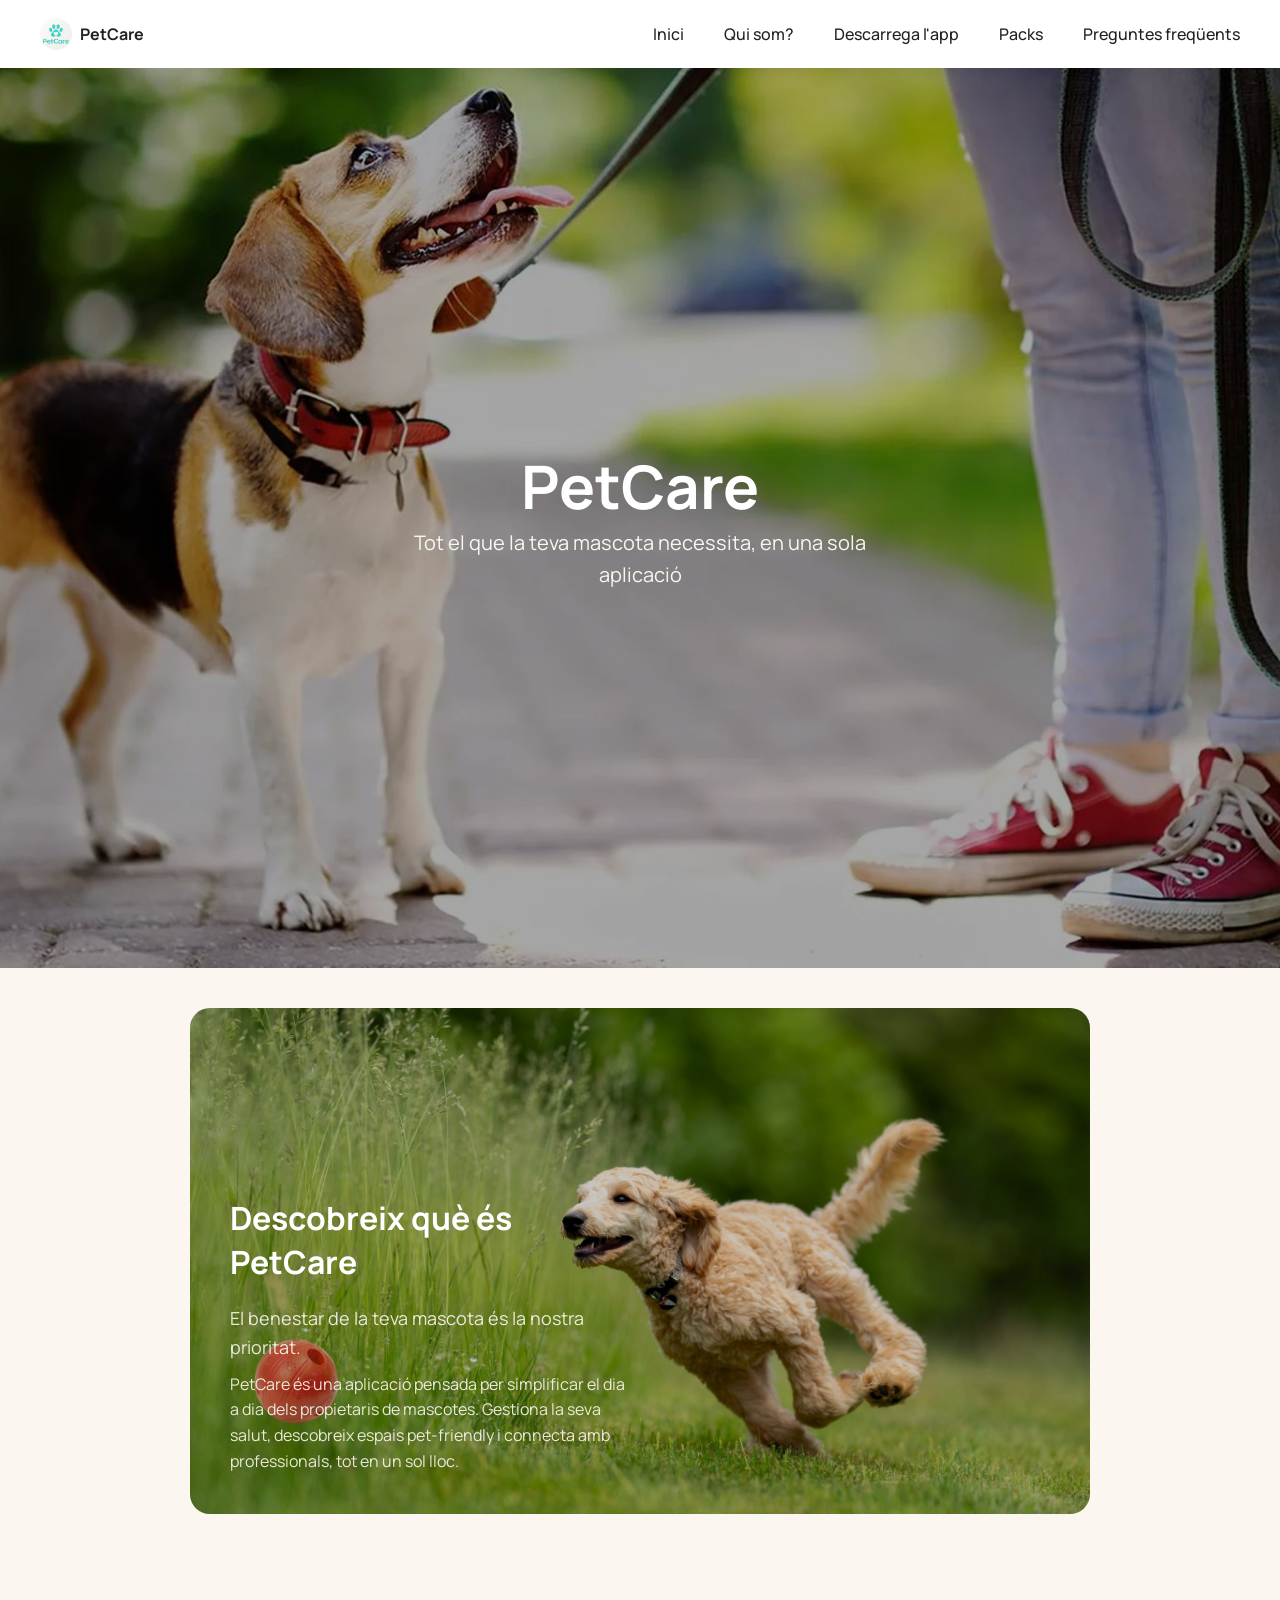
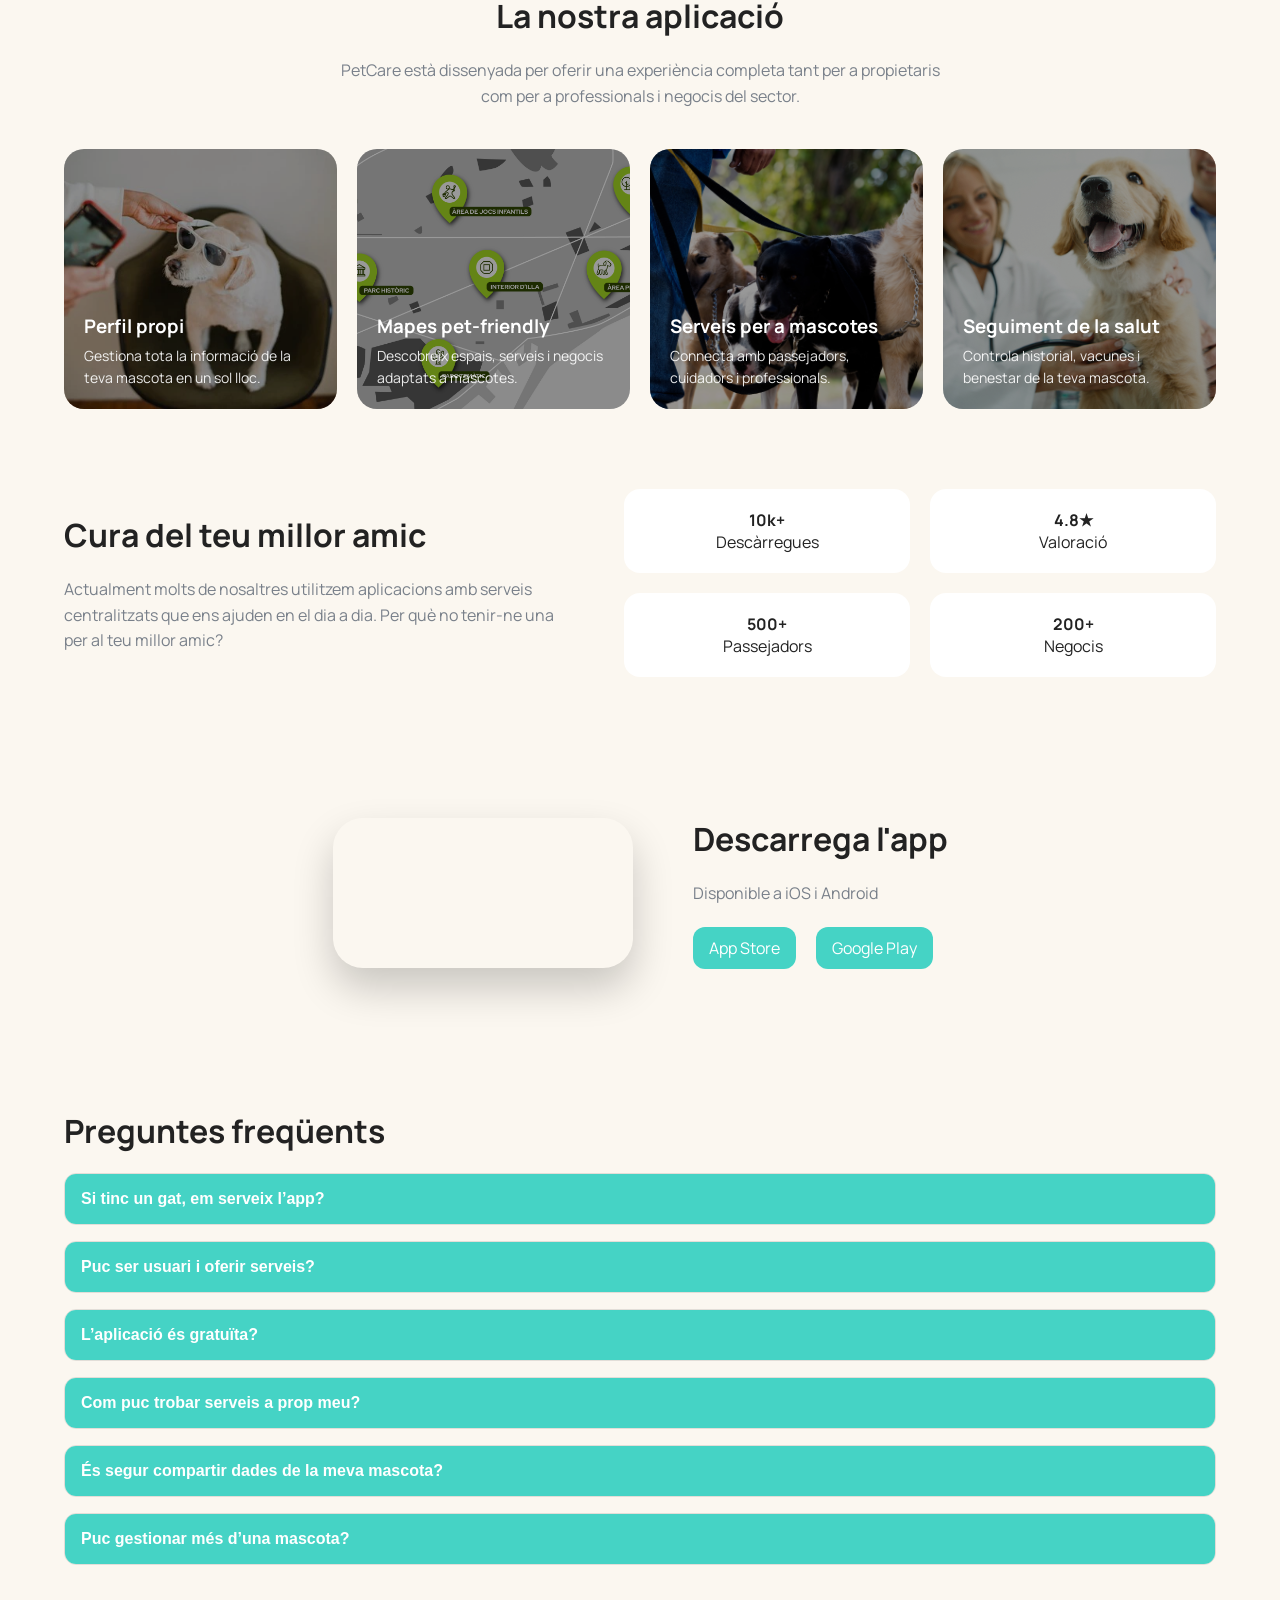
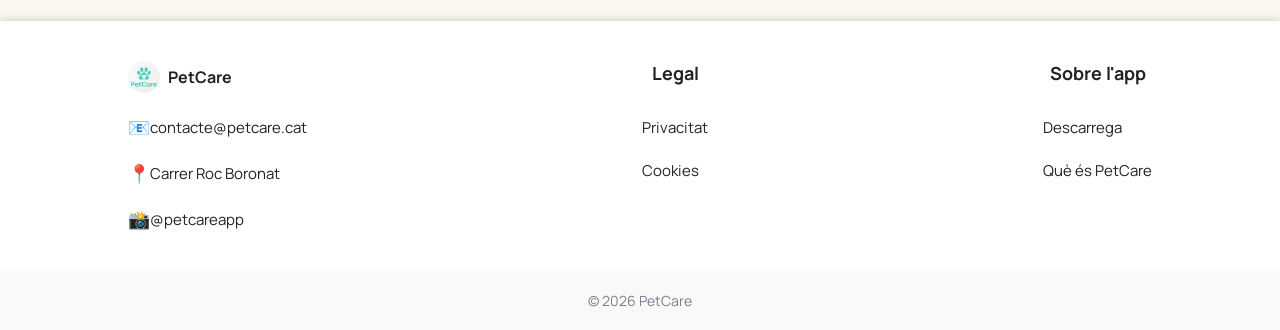
<file: index.html>
<!DOCTYPE html>
<html lang="ca">

<head>
  <meta charset="UTF-8" />
  <meta name="viewport" content="width=device-width, initial-scale=1.0" />
  <title>PetCare</title>

  <link href="https://fonts.googleapis.com/css2?family=Manrope:wght@400;500;600;700&display=swap" rel="stylesheet">

  <style>
    /* =========================
       VARIABLES GLOBALES
    ========================= */
    :root {
      --primary: #45d3c5;
      --background: #fbf7f0;
      --accent: #79808a;
      --active: #2f9c97;
    }

    /* =========================
       RESET & BASE
    ========================= */
    * {
      margin: 0;
      padding: 0;
      box-sizing: border-box;
    }

    body {
      font-family: 'Manrope', sans-serif;
      background: var(--background);
      color: #222;
    }

    h1 {
      font-size: 48px;
    }

    h2 {
      font-size: 32px;
      margin-bottom: 20px;
    }

    p {
      color: var(--accent);
      line-height: 1.6;
    }

    /* =========================
       HEADER
    ========================= */
    header {
      display: flex;
      justify-content: space-between;
      align-items: center;
      padding: 18px 40px;
      background: white;
      position: sticky;
      top: 0;
      z-index: 100;
      box-shadow: 0 4px 12px rgba(0, 0, 0, 0.06);
    }

    .logo {
      display: flex;
      align-items: center;
      gap: 8px;
      font-weight: 700;
    }

    .logo img {
      width: 32px;
      border-radius: 50%;
    }

    nav a {
      margin-left: 20px;
      text-decoration: none;
      color: #222;
      font-weight: 500;
    }

    nav a:hover {
      color: var(--primary);
    }

    .btn {
      background: var(--primary);
      color: white;
      padding: 10px 16px;
      border-radius: 12px;
      cursor: pointer;
    }

    /* BOTÓN HAMBURGUESA */
    .menu-toggle {
      display: none;
      /* oculto en escritorio */
      background: var(--primary);
      color: white;
      border: none;
      padding: 10px 14px;
      border-radius: 8px;
      font-size: 24px;
      cursor: pointer;
    }

    /* navegación */
    .nav-links {
      display: flex;
      gap: 20px;
    }

    /* =========================
       SECCIONES GENERALES
    ========================= */
    section {
      padding: 40px 5%;
      margin: auto;
    }

    .flex {
      display: flex;
      align-items: center;
      gap: 40px;
      flex-wrap: wrap;
    }

    .flex img {
      max-width: 450px;
      border-radius: 20px;
    }

    /* =========================
       HERO
    ========================= */
    .hero {
      height: 100vh;
      background-image: url('assets/hero-pets.webp');
      background-size: cover;
      background-position: center;
      position: relative;
    }

    .hero::before {
      content: "";
      position: absolute;
      inset: 0;
      background: rgba(0, 0, 0, 0.35);
    }

    .hero-content {
      position: relative;
      z-index: 2;
      height: 100%;
      display: flex;
      flex-direction: column;
      justify-content: center;
      align-items: center;
      color: white;
      text-align: center;
    }

    .hero h1 {
      font-size: 60px;
    }

    .hero p {
      font-size: 20px;
      max-width: 500px;
      color: var(--background);
    }

    /* =========================
       SECCIÓN QUÈ ÉS / ABOUT
    ========================= */
    .about-image {
      position: relative;
      max-width: 900px;
      margin: auto;
      aspect-ratio: 16/9;
      background-image: url("assets/pets2.jpg");
      background-size: cover;
      background-position: center;
      border-radius: 20px;
    }

    .about-image::before {
      content: "";
      position: absolute;
      inset: 0;
      border-radius: 20px;
      background: rgba(0, 0, 0, 0.2);
    }

    .overlay-text {
      position: absolute;
      bottom: 40px;
      left: 40px;
      color: white;
      max-width: 400px;
      z-index: 2;
    }

    .subtitle {
      font-size: 18px;
      margin-bottom: 10px;
      opacity: 0.9;
      color: var(--background);
    }

    .about-text {
      opacity: 0.9;
      color: var(--background);
    }

    .about-image-mobile {
      display: none;
    }

    /* =========================
       CARDS / APP
    ========================= */
    .grid {
      display: grid;
      grid-template-columns: repeat(auto-fit, minmax(250px, 1fr));
      gap: 20px;
      margin-top: 40px;
    }

    .card {
      height: 260px;
      border-radius: 20px;
      overflow: hidden;
      position: relative;
      background-size: cover;
      background-position: center;
      display: flex;
      align-items: flex-end;
    }

    .card::before {
      content: "";
      position: absolute;
      inset: 0;
      background: rgba(0, 0, 0, 0.4);
    }

    .card-content {
      position: relative;
      color: white;
      padding: 20px;
      z-index: 2;
    }

    .card-content h3 {
      margin-bottom: 6px;
    }

    .card-content p {
      color: rgba(255, 255, 255, 0.9);
      font-size: 14px;
    }

    /* =========================
       DIA A DIA / METRICS
    ========================= */
    .day {
      display: flex;
      justify-content: space-between;
      align-items: center;
      gap: 60px;
      flex-wrap: wrap;
    }

    .day-text {
      flex: 1;
      max-width: 500px;
    }

    .metrics {
      flex: 1;
      display: grid;
      grid-template-columns: repeat(2, 1fr);
      gap: 20px;
    }

    .metric {
      background: white;
      padding: 20px;
      border-radius: 16px;
      text-align: center;
    }

    /* =========================
       DESCÀRREGA / DOWNLOAD
    ========================= */
    .download-section {
      padding: 100px 40px;
    }

    .download-content {
      display: flex;
      align-items: center;
      justify-content: center;
      gap: 60px;
      flex-wrap: wrap;
    }

    .mockup-video {
      max-height: 80vh;
      width: auto;
      max-width: 100%;
      border-radius: 30px;
      box-shadow: 0 20px 40px rgba(0, 0, 0, 0.2);
    }

    .download-text {
      max-width: 400px;
      text-align: left;
    }

    .store-buttons {
      display: flex;
      gap: 20px;
      margin-top: 20px;
    }

    /* =========================
       FAQ
    ========================= */
    .faq-item {
      margin-bottom: 16px;
      border-radius: 12px;
      overflow: hidden;
      border: 1px solid rgba(0, 0, 0, 0.1);
    }

    .faq-question {
      width: 100%;
      text-align: left;
      background: var(--primary);
      color: white;
      padding: 16px;
      font-size: 16px;
      font-weight: 600;
      border: none;
      cursor: pointer;
      outline: none;
      transition: background 0.3s;
    }

    .faq-question:hover {
      background: var(--active);
    }

    .faq-answer {
      max-height: 0;
      overflow: hidden;
      background: white;
      padding: 0 16px;
      transition: max-height 0.3s ease, padding 0.3s ease;
      color: #222;
      font-size: 15px;
      line-height: 1.5;
    }

    .faq-answer.open {
      padding: 16px;
      max-height: 300px;
    }

    /* =========================
       FOOTER
    ========================= */
    footer {
      background: white;
      padding: 40px 10%;
      display: flex;
      justify-content: space-between;
      /* gap: 20%; */
      flex-wrap: wrap;
      text-align: center;
      box-shadow: 0 4px 12px rgba(0, 0, 0, 0.4);
    }

    .footer-column {
      display: flex;
      flex-direction: column;
    }

    .footer-column strong {
      margin-bottom: 10px;
      font-size: 18px;
    }

    .footer-item {
        display: flex;
        align-items: center;
        color: #222;
        font-size: 15px;
        justify-content: flex-start;
    }

    .footer-item .icon {
      color: var(--primary);
      font-size: 18px;
    }

    .copyright {
      text-align: center;
      padding: 20px;
      color: var(--accent);
      background: #f9f9f9;
      font-size: 14px;
    }

    /* =========================
       RESPONSIVE / ADAPTACIONES MÓVIL
    ========================= */
    @media (max-width: 1024px) {
      .day {
        flex-direction: column;
        gap: 40px;
      }

      .download-content {
        flex-direction: column;
        text-align: center;
      }

      .download-text {
        text-align: center;
      }

      .store-buttons {
        justify-content: center;
        flex-wrap: wrap;
      }

      .overlay-text {
        max-width: unset;
        text-align: center;
      }
    }

    @media (max-width: 768px) {
      header {
        flex-direction: row;
        justify-content: space-between;
        align-items: center;
        padding: 12px 20px;
      }

      /* mostramos botón hamburguesa */
      .menu-toggle {
        display: block;
      }

      /* ocultamos links por defecto */
      .nav-links {
        position: absolute;
        top: 60px;
        /* debajo del header */
        right: 20px;
        background: white;
        flex-direction: column;
        gap: 0;
        border-radius: 12px;
        overflow: hidden;
        display: none;
        /* oculto inicialmente */
        box-shadow: 0 8px 20px rgba(0, 0, 0, 0.2);
        width: 200px;
      }

      .nav-links a {
        padding: 12px 20px;
        border-bottom: 1px solid rgba(0, 0, 0, 0.1);
      }

      .nav-links a:last-child {
        border-bottom: none;
      }

      /* mostrar links al activar */
      .nav-links.active {
        display: flex;
      }

      nav a {
        margin-left: 12px;
        margin-right: 12px;
      }

      .about-image {
        display: none;
      }

      .about-image-mobile {
        display: flex;
        flex-direction: column;
        flex-wrap: nowrap;
        align-content: center;
        align-items: center;
        max-width: 95%;
        margin: auto;
        text-align: center;
      }

      .about-image-mobile-image {
        position: relative;
        margin: auto;
        aspect-ratio: 16/9;
        background-image: url("assets/pets2.jpg");
        background-size: cover;
        background-position: center;
        border-radius: 20px;
        min-width: 95%;
        display: flex;
        justify-content: center;
        align-items: center;
      }

      .about-image-mobile-image::before {
        content: "";
        position: absolute;
        inset: 0;
        border-radius: 20px;
        background: rgba(0, 0, 0, 0.2);
      }

      .overlay-text {
        position: absolute;
        color: white;
        max-width: 80%;
        z-index: 2;
        margin: auto;
        font-size: 11pt;
        bottom: auto;
        left: auto;
        margin: auto;
      }

      .subtitle {
        font-size: 18px;
        margin-bottom: 10px;
        opacity: 0.9;
        color: var(--accent);
      }

      .about-text {
        opacity: 0.9;
        color: var(--background);
      }

      footer {
        flex-direction: column;
        align-items: center;
        text-align: center;
        gap: 40px;
      }

      .footer-column {
        align-items: center;
      }

      .hero h1 {
        font-size: 42px;
      }

      .hero p {
        font-size: 18px;
        max-width: 90%;
      }

      .grid {
        grid-template-columns: 1fr;
      }

      .day-text,
      .metrics {
        max-width: 100%;
      }

      .mockup-video {
        max-height: 60vh;
      }
    }
  </style>
</head>

<body>
  <!-- =========================
       HEADER
  ========================= -->
  <header>
    <div class="logo">
      <img src="assets/logo.png" alt="logo">
      PetCare
    </div>

    <!-- Botón hamburguesa -->
    <button class="menu-toggle" aria-label="Menú">
      ☰
    </button>

    <nav class="nav-links">
      <a href="#inici">Inici</a>
      <a href="#quisom">Qui som?</a>
      <a href="#descarrega">Descarrega l'app</a>
      <a href="packs.html">Packs</a>
      <a href="#faq">Preguntes freqüents</a>
    </nav>
  </header>

  <!-- =========================
       HERO
  ========================= -->
  <section id="inici" class="hero">
    <div class="hero-content">
      <h1>PetCare</h1>
      <p>Tot el que la teva mascota necessita, en una sola aplicació</p>
    </div>
  </section>

  <!-- =========================
       ABOUT / QUÈ ÉS
  ========================= -->
  <section id="quisom" class="about">
    <div class="about-image">
      <div class="overlay-text">
        <h2>Descobreix què és PetCare</h2>
        <p class="subtitle">El benestar de la teva mascota és la nostra prioritat.</p>
        <p class="about-text">PetCare és una aplicació pensada per simplificar el dia a dia dels propietaris de
          mascotes. Gestiona la seva salut, descobreix espais pet-friendly i connecta amb professionals, tot en un sol
          lloc.</p>
      </div>
    </div>
    <div class="about-image-mobile">
      <h2>Descobreix què és PetCare</h2>
      <p class="subtitle">El benestar de la teva mascota és la nostra prioritat.</p>
      <div class="about-image-mobile-image">
        <div class="overlay-text">
          <p class="about-text">PetCare és una aplicació pensada per simplificar el dia a dia dels propietaris de
            mascotes. Gestiona la seva salut, descobreix espais pet-friendly i connecta amb professionals, tot en un sol
            lloc.</p>
        </div>
      </div>
    </div>
  </section>

  <!-- =========================
       APP / CARDS
  ========================= -->
  <section>
    <h2 style="text-align:center;">La nostra aplicació</h2>
    <p style="text-align:center; max-width:600px; margin:auto;">PetCare està dissenyada per oferir una experiència
      completa tant per a propietaris com per a professionals i negocis del sector.</p>
    <div class="grid">
      <div class="card" style="background-image:url('assets/perfil.webp')">
        <div class="card-content">
          <h3>Perfil propi</h3>
          <p>Gestiona tota la informació de la teva mascota en un sol lloc.</p>
        </div>
      </div>
      <div class="card" style="background-image:url('assets/mapa.jpg')">
        <div class="card-content">
          <h3>Mapes pet-friendly</h3>
          <p>Descobreix espais, serveis i negocis adaptats a mascotes.</p>
        </div>
      </div>
      <div class="card" style="background-image:url('assets/serveis.png')">
        <div class="card-content">
          <h3>Serveis per a mascotes</h3>
          <p>Connecta amb passejadors, cuidadors i professionals.</p>
        </div>
      </div>
      <div class="card" style="background-image:url('assets/salut.jpg')">
        <div class="card-content">
          <h3>Seguiment de la salut</h3>
          <p>Controla historial, vacunes i benestar de la teva mascota.</p>
        </div>
      </div>
    </div>
  </section>

  <!-- =========================
       DIA A DIA / METRICS
  ========================= -->
  <section class="day">
    <div class="day-text">
      <h2>Cura del teu millor amic</h2>
      <p>Actualment molts de nosaltres utilitzem aplicacions amb serveis centralitzats que ens ajuden en el dia a dia.
        Per què no tenir-ne una per al teu millor amic?</p>
    </div>
    <div class="metrics">
      <div class="metric"><strong>10k+</strong><br>Descàrregues</div>
      <div class="metric"><strong>4.8★</strong><br>Valoració</div>
      <div class="metric"><strong>500+</strong><br>Passejadors</div>
      <div class="metric"><strong>200+</strong><br>Negocis</div>
    </div>
  </section>

  <!-- =========================
       DESCÀRREGA / DOWNLOAD
  ========================= -->
  <section id="descarrega" class="download-section">
    <div class="download-content">
      <video class="mockup-video" autoplay muted loop playsinline>
        <source src="assets/mockup-video.mp4" type="video/mp4">
      </video>
      <div class="download-text">
        <h2>Descarrega l'app</h2>
        <p>Disponible a iOS i Android</p>
        <div class="store-buttons">
          <div class="btn">App Store</div>
          <div class="btn">Google Play</div>
        </div>
      </div>
    </div>
  </section>

  <!-- =========================
       FAQ
  ========================= -->
  <section id="faq">
    <h2>Preguntes freqüents</h2>

    <div class="faq-item">
      <button class="faq-question">Si tinc un gat, em serveix l’app?</button>
      <div class="faq-answer">
        Actualment no, però estem treballant perquè en un futur proper també sigui compatible.
      </div>
    </div>

    <div class="faq-item">
      <button class="faq-question">Puc ser usuari i oferir serveis?</button>
      <div class="faq-answer">
        Sí! Estem desenvolupant perfils múltiples perquè puguis gaudir de totes les funcionalitats.
      </div>
    </div>

    <div class="faq-item">
      <button class="faq-question">L’aplicació és gratuïta?</button>
      <div class="faq-answer">
        Sí, PetCare és gratuïta per als usuaris. Encara que existeixen paquets de pagament amb avantatges sobre el pla gratuït.
      </div>
    </div>

    <div class="faq-item">
      <button class="faq-question">Com puc trobar serveis a prop meu?</button>
      <div class="faq-answer">
        Mitjançant el mapa integrat podràs localitzar fàcilment passejadors, veterinaris i espais pet-friendly prop de la teva ubicació.
      </div>
    </div>

    <div class="faq-item">
      <button class="faq-question">És segur compartir dades de la meva mascota?</button>
      <div class="faq-answer">
        Sí, protegim totes les dades amb mesures de seguretat i només es comparteixen amb el teu consentiment.
      </div>
    </div>

    <div class="faq-item">
      <button class="faq-question">Puc gestionar més d’una mascota?</button>
      <div class="faq-answer">
        Sí, pots crear i gestionar diversos perfils dins de la mateixa aplicació.
      </div>
    </div>

  </section>

  <!-- =========================
       FOOTER
  ========================= -->
  <footer>
    <div class="footer-column">
      <div class="logo">
        <img src="assets/logo.png" alt="logo">
        PetCare
      </div><br>
      <span class="footer-item"><span class="icon">📧</span> contacte@petcare.cat</span><br>
      <span class="footer-item"><span class="icon">📍</span> Carrer Roc Boronat</span><br>
      <span class="footer-item"><span class="icon">📸</span> @petcareapp</span>
    </div>
    <div class="footer-column">
      <strong>Legal</strong><br>
      <span class="footer-item">Privacitat</span><br>
      <span class="footer-item">Cookies</span>
    </div>
    <div class="footer-column">
      <strong>Sobre l'app</strong><br>
      <span class="footer-item">Descarrega</span><br>
      <span class="footer-item">Què és PetCare</span>
    </div>
  </footer>
  <div class="copyright">© 2026 PetCare</div>


  <!-- =========================
       SCRIPT FAQ
  ========================= -->
  <script>
    const faqItems = document.querySelectorAll('.faq-item');
    faqItems.forEach(item => {
      const question = item.querySelector('.faq-question');
      const answer = item.querySelector('.faq-answer');
      question.addEventListener('click', () => {
        answer.classList.toggle('open');
      });
    });

    // HAMBURGUESA HEADER
    const menuToggle = document.querySelector('.menu-toggle');
    const navLinks = document.querySelector('.nav-links');

    menuToggle.addEventListener('click', () => {
      navLinks.classList.toggle('active');
    });

    // cerrar menú al hacer clic en link (opcional)
    navLinks.querySelectorAll('a').forEach(link => {
      link.addEventListener('click', () => {
        navLinks.classList.remove('active');
      });
    });
  </script>
</body>

</html>
</file>
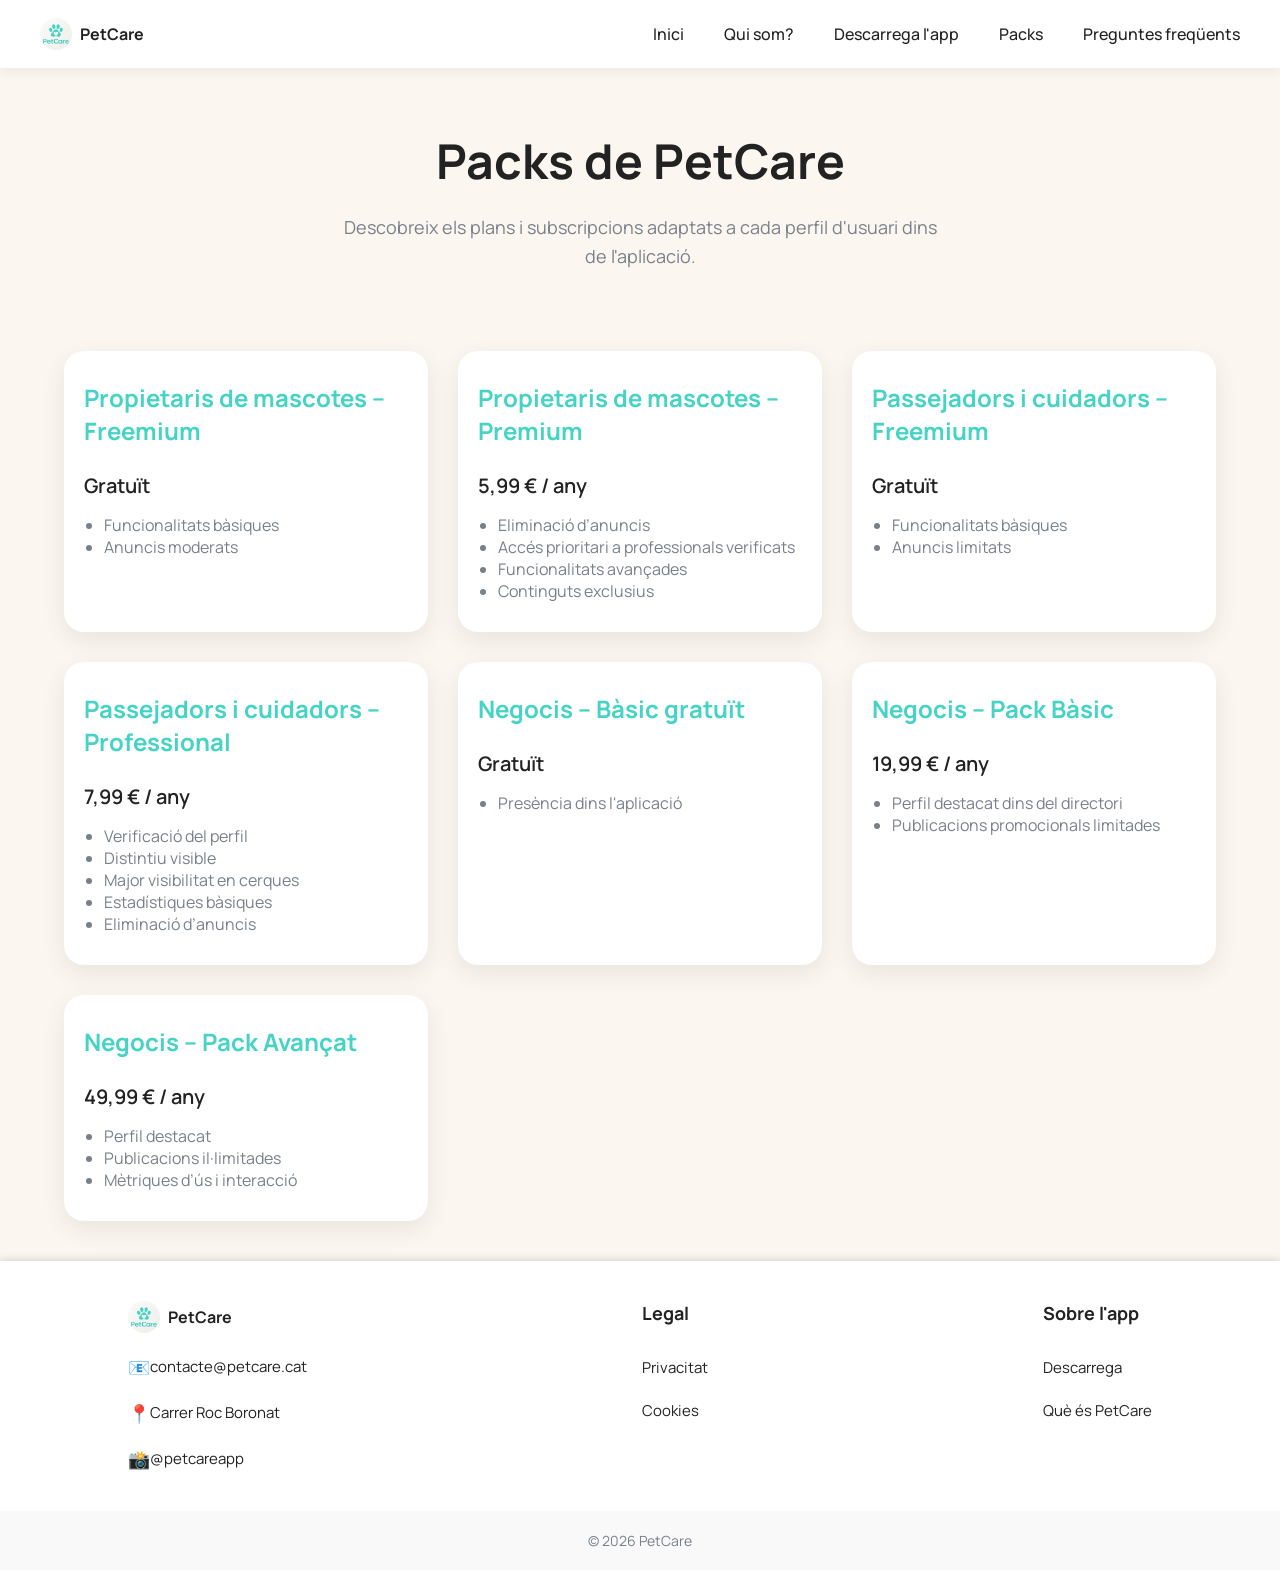
<file: packs.html>
<!DOCTYPE html>
<html lang="ca">

<head>
  <meta charset="UTF-8" />
  <meta name="viewport" content="width=device-width, initial-scale=1.0" />
  <title>PetCare Packs</title>

  <link href="https://fonts.googleapis.com/css2?family=Manrope:wght@400;500;600;700&display=swap" rel="stylesheet">

  <style>
    :root {
      --primary: #45d3c5;
      --background: #fbf7f0;
      --accent: #79808a;
      --active: #2f9c97;
    }

    * {
      margin: 0;
      padding: 0;
      box-sizing: border-box;
    }

    body {
      font-family: 'Manrope', sans-serif;
      background: var(--background);
      color: #222;
    }

    h1 {
      font-size: 48px;
    }

    h2 {
      font-size: 32px;
      margin-bottom: 20px;
    }

    p {
      color: var(--accent);
      line-height: 1.6;
    }

    /* =========================
       HEADER
    ========================= */
    header {
      display: flex;
      justify-content: space-between;
      align-items: center;
      padding: 18px 40px;
      background: white;
      position: sticky;
      top: 0;
      z-index: 100;
      box-shadow: 0 4px 12px rgba(0, 0, 0, 0.06);
    }

    .logo {
      display: flex;
      align-items: center;
      gap: 8px;
      font-weight: 700;
    }

    .logo img {
      width: 32px;
      border-radius: 50%;
    }

    nav a {
      margin-left: 20px;
      text-decoration: none;
      color: #222;
      font-weight: 500;
    }

    nav a:hover {
      color: var(--primary);
    }

    .btn {
      background: var(--primary);
      color: white;
      padding: 10px 16px;
      border-radius: 12px;
      cursor: pointer;
    }

    .menu-toggle {
      display: none;
      background: var(--primary);
      color: white;
      border: none;
      padding: 10px 14px;
      border-radius: 8px;
      font-size: 24px;
      cursor: pointer;
    }

    .nav-links {
      display: flex;
      gap: 20px;
    }

    /* =========================
       PACKS / SECCIONS
    ========================= */
    .packs-header {
      text-align: center;
      padding: 60px 20px 40px 20px;
    }

    .packs-header h1 {
      font-size: 48px;
      margin-bottom: 20px;
    }

    .packs-header p {
      max-width: 600px;
      margin: auto;
      font-size: 18px;
      color: var(--accent);
    }

    .packs-grid {
      display: grid;
      grid-template-columns: repeat(auto-fit, minmax(280px, 1fr));
      gap: 30px;
      padding: 40px 5%;
      margin: auto;
    }

    .pack-card {
      background: white;
      border-radius: 20px;
      box-shadow: 0 8px 24px rgba(0, 0, 0, 0.08);
      padding: 30px 20px;
      display: flex;
      flex-direction: column;
      gap: 15px;
      transition: transform 0.3s, box-shadow 0.3s;
    }

    .pack-card:hover {
      transform: translateY(-5px);
      box-shadow: 0 12px 32px rgba(0, 0, 0, 0.12);
    }

    .pack-card h3 {
      color: var(--primary);
      font-size: 24px;
      margin-bottom: 10px;
    }

    .pack-card .price {
      font-size: 20px;
      font-weight: 600;
      color: #222;
    }

    .pack-card ul {
      list-style: disc;
      padding-left: 20px;
      color: var(--accent);
    }

    /* =========================
       FOOTER
    ========================= */
    footer {
      background: white;
      padding: 40px 10%;
      display: flex;
      justify-content: space-between;
      flex-wrap: wrap;
      text-align: center;
      box-shadow: 0 4px 12px rgba(0, 0, 0, 0.4);
    }

    .footer-column {
      display: flex;
      flex-direction: column;
      align-items: flex-start;
    }

    .footer-column strong {
      margin-bottom: 10px;
      font-size: 18px;
    }

    .footer-item {
      display: flex;
      align-items: center;
      color: #222;
      font-size: 15px;
      justify-content: flex-start;
    }

    .footer-item .icon {
      color: var(--primary);
      font-size: 18px;
    }

    .copyright {
      text-align: center;
      padding: 20px;
      color: var(--accent);
      background: #f9f9f9;
      font-size: 14px;
    }

    /* =========================
       RESPONSIVE
    ========================= */
    @media (max-width: 768px) {
      header {
        flex-direction: row;
        justify-content: space-between;
        padding: 12px 20px;
      }

      .menu-toggle {
        display: block;
      }

      .nav-links {
        position: absolute;
        top: 60px;
        right: 20px;
        background: white;
        flex-direction: column;
        gap: 0;
        border-radius: 12px;
        overflow: hidden;
        display: none;
        box-shadow: 0 8px 20px rgba(0, 0, 0, 0.2);
        width: 200px;
      }

      .nav-links a {
        padding: 12px 20px;
        border-bottom: 1px solid rgba(0, 0, 0, 0.1);
      }

      .nav-links a:last-child {
        border-bottom: none;
      }

      .nav-links.active {
        display: flex;
      }

      .packs-header h1 {
        font-size: 36px;
      }
      
      footer {
        flex-direction: column;
        align-items: center;
        text-align: center;
        gap: 40px;
      }

      .footer-column {
        align-items: center;
      }
    }
  </style>
</head>

<body>
  <!-- =========================
       HEADER
  ========================= -->
  <header>
    <div class="logo">
      <img src="assets/logo.png" alt="logo">
      PetCare
    </div>

    <button class="menu-toggle" aria-label="Menú">☰</button>

    <nav class="nav-links">
      <a href="index.html#inici">Inici</a>
      <a href="index.html#quisom">Qui som?</a>
      <a href="index.html#descarrega">Descarrega l'app</a>
      <a href="packs.html">Packs</a>
      <a href="index.html#faq">Preguntes freqüents</a>
    </nav>
  </header>

  <!-- =========================
       PACKS HEADER
  ========================= -->
  <section class="packs-header">
    <h1>Packs de PetCare</h1>
    <p>Descobreix els plans i subscripcions adaptats a cada perfil d'usuari dins de l'aplicació.</p>
  </section>

  <!-- =========================
       PACKS GRID
  ========================= -->
  <section class="packs-grid">

    <!-- Propietaris de mascotes -->
    <div class="pack-card">
      <h3>Propietaris de mascotes – Freemium</h3>
      <div class="price">Gratuït</div>
      <ul>
        <li>Funcionalitats bàsiques</li>
        <li>Anuncis moderats</li>
      </ul>
    </div>

    <div class="pack-card">
      <h3>Propietaris de mascotes – Premium</h3>
      <div class="price">5,99 € / any</div>
      <ul>
        <li>Eliminació d’anuncis</li>
        <li>Accés prioritari a professionals verificats</li>
        <li>Funcionalitats avançades</li>
        <li>Continguts exclusius</li>
      </ul>
    </div>

    <!-- Passejadors i cuidadors -->
    <div class="pack-card">
      <h3>Passejadors i cuidadors – Freemium</h3>
      <div class="price">Gratuït</div>
      <ul>
        <li>Funcionalitats bàsiques</li>
        <li>Anuncis limitats</li>
      </ul>
    </div>

    <div class="pack-card">
      <h3>Passejadors i cuidadors – Professional</h3>
      <div class="price">7,99 € / any</div>
      <ul>
        <li>Verificació del perfil</li>
        <li>Distintiu visible</li>
        <li>Major visibilitat en cerques</li>
        <li>Estadístiques bàsiques</li>
        <li>Eliminació d’anuncis</li>
      </ul>
    </div>

    <!-- Negocis i professionals -->
    <div class="pack-card">
      <h3>Negocis – Bàsic gratuït</h3>
      <div class="price">Gratuït</div>
      <ul>
        <li>Presència dins l'aplicació</li>
      </ul>
    </div>

    <div class="pack-card">
      <h3>Negocis – Pack Bàsic</h3>
      <div class="price">19,99 € / any</div>
      <ul>
        <li>Perfil destacat dins del directori</li>
        <li>Publicacions promocionals limitades</li>
      </ul>
    </div>

    <div class="pack-card">
      <h3>Negocis – Pack Avançat</h3>
      <div class="price">49,99 € / any</div>
      <ul>
        <li>Perfil destacat</li>
        <li>Publicacions il·limitades</li>
        <li>Mètriques d’ús i interacció</li>
      </ul>
    </div>

  </section>

  <!-- =========================
       FOOTER
  ========================= -->
  <footer>
    <div class="footer-column">
      <div class="logo">
        <img src="assets/logo.png" alt="logo">
        PetCare
      </div><br>
      <span class="footer-item"><span class="icon">📧</span> contacte@petcare.cat</span><br>
      <span class="footer-item"><span class="icon">📍</span> Carrer Roc Boronat</span><br>
      <span class="footer-item"><span class="icon">📸</span> @petcareapp</span>
    </div>
    <div class="footer-column">
      <strong>Legal</strong><br>
      <span class="footer-item">Privacitat</span><br>
      <span class="footer-item">Cookies</span>
    </div>
    <div class="footer-column">
      <strong>Sobre l'app</strong><br>
      <span class="footer-item">Descarrega</span><br>
      <span class="footer-item">Què és PetCare</span>
    </div>
  </footer>
  <div class="copyright">© 2026 PetCare</div>

  <script>
    // HAMBURGUESA HEADER
    const menuToggle = document.querySelector('.menu-toggle');
    const navLinks = document.querySelector('.nav-links');

    menuToggle.addEventListener('click', () => {
      navLinks.classList.toggle('active');
    });

    navLinks.querySelectorAll('a').forEach(link => {
      link.addEventListener('click', () => {
        navLinks.classList.remove('active');
      });
    });
  </script>
</body>

</html>
</file>
